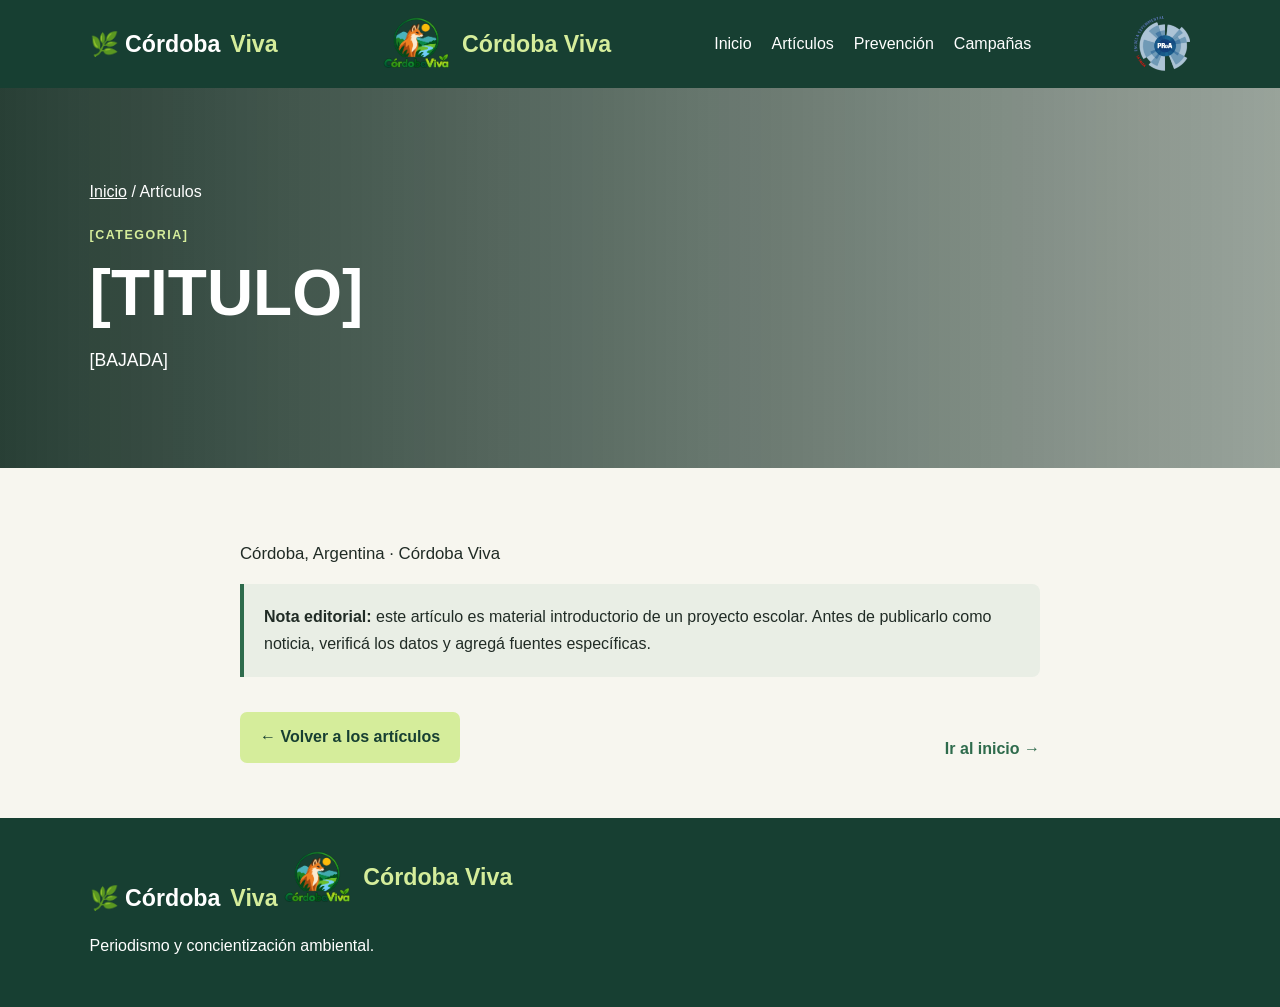
<file: Cordoba_viva/Articulos/ArticuloBase.html>
<!DOCTYPE html>
<html lang="es">
<head>
  <meta charset="UTF-8">
  <meta name="viewport" content="width=device-width, initial-scale=1">
  <meta name="description" content="[DESCRIPCION]">
  <title>[TITULO] | Córdoba Viva</title>
  <link rel="stylesheet" href="../CSS/estilos.css">
</head>
<body>
<header class="site-header">
  <a class="logo" href="../index.html">🌿 Córdoba <span>Viva</span></a>
  <a class="logo" href="../index.html"><img src="../img/LogoCordobaViva.png" alt=""><span>Córdoba Viva</span></a>
  <nav>
    <a href="../index.html">Inicio</a>
    <a href="../index.html#articulos">Artículos</a>
    <a href="../index.html#prevencion">Prevención</a>
    <a href="../index.html#campanas">Campañas</a>
  </nav>
  <a class="institution-link" href="https://www.instagram.com/proa_lafalda/" aria-label="Instagram de la Escuela Experimental ProA La Falda">
    <img src="../img/Logo-proa-sin-fondo.png" alt="Logo de la Escuela Experimental ProA La Falda">
  </a>
</header>

<main>
  <section class="article-hero">
    <p class="breadcrumb"><a href="../index.html">Inicio</a> / Artículos</p>
    <p class="eyebrow">[CATEGORIA]</p>
    <h1>[TITULO]</h1>
    <p>[BAJADA]</p>
  </section>

  <article class="article-body">
    <p class="muted">Córdoba, Argentina · Córdoba Viva</p>

    <!-- REEMPLAZAR ESTA PARTE POR EL CONTENIDO DE CADA NOTA -->

    <aside class="source-note">
      <strong>Nota editorial:</strong> este artículo es material introductorio
      de un proyecto escolar. Antes de publicarlo como noticia, verificá
      los datos y agregá fuentes específicas.
    </aside>

    <div class="article-nav">
      <a class="button" href="../index.html#articulos">← Volver a los artículos</a>
      <a class="read-more" href="../index.html">Ir al inicio →</a>
    </div>
  </article>
</main>

<footer class="site-footer">
  <a class="logo" href="../index.html">🌿 Córdoba <span>Viva</span></a>
  <a class="logo" href="../index.html"><img src="../img/LogoCordobaViva.png" alt=""><span>Córdoba Viva</span></a>
  <p>Periodismo y concientización ambiental.</p>
</footer>
</body>
</html>
</file>
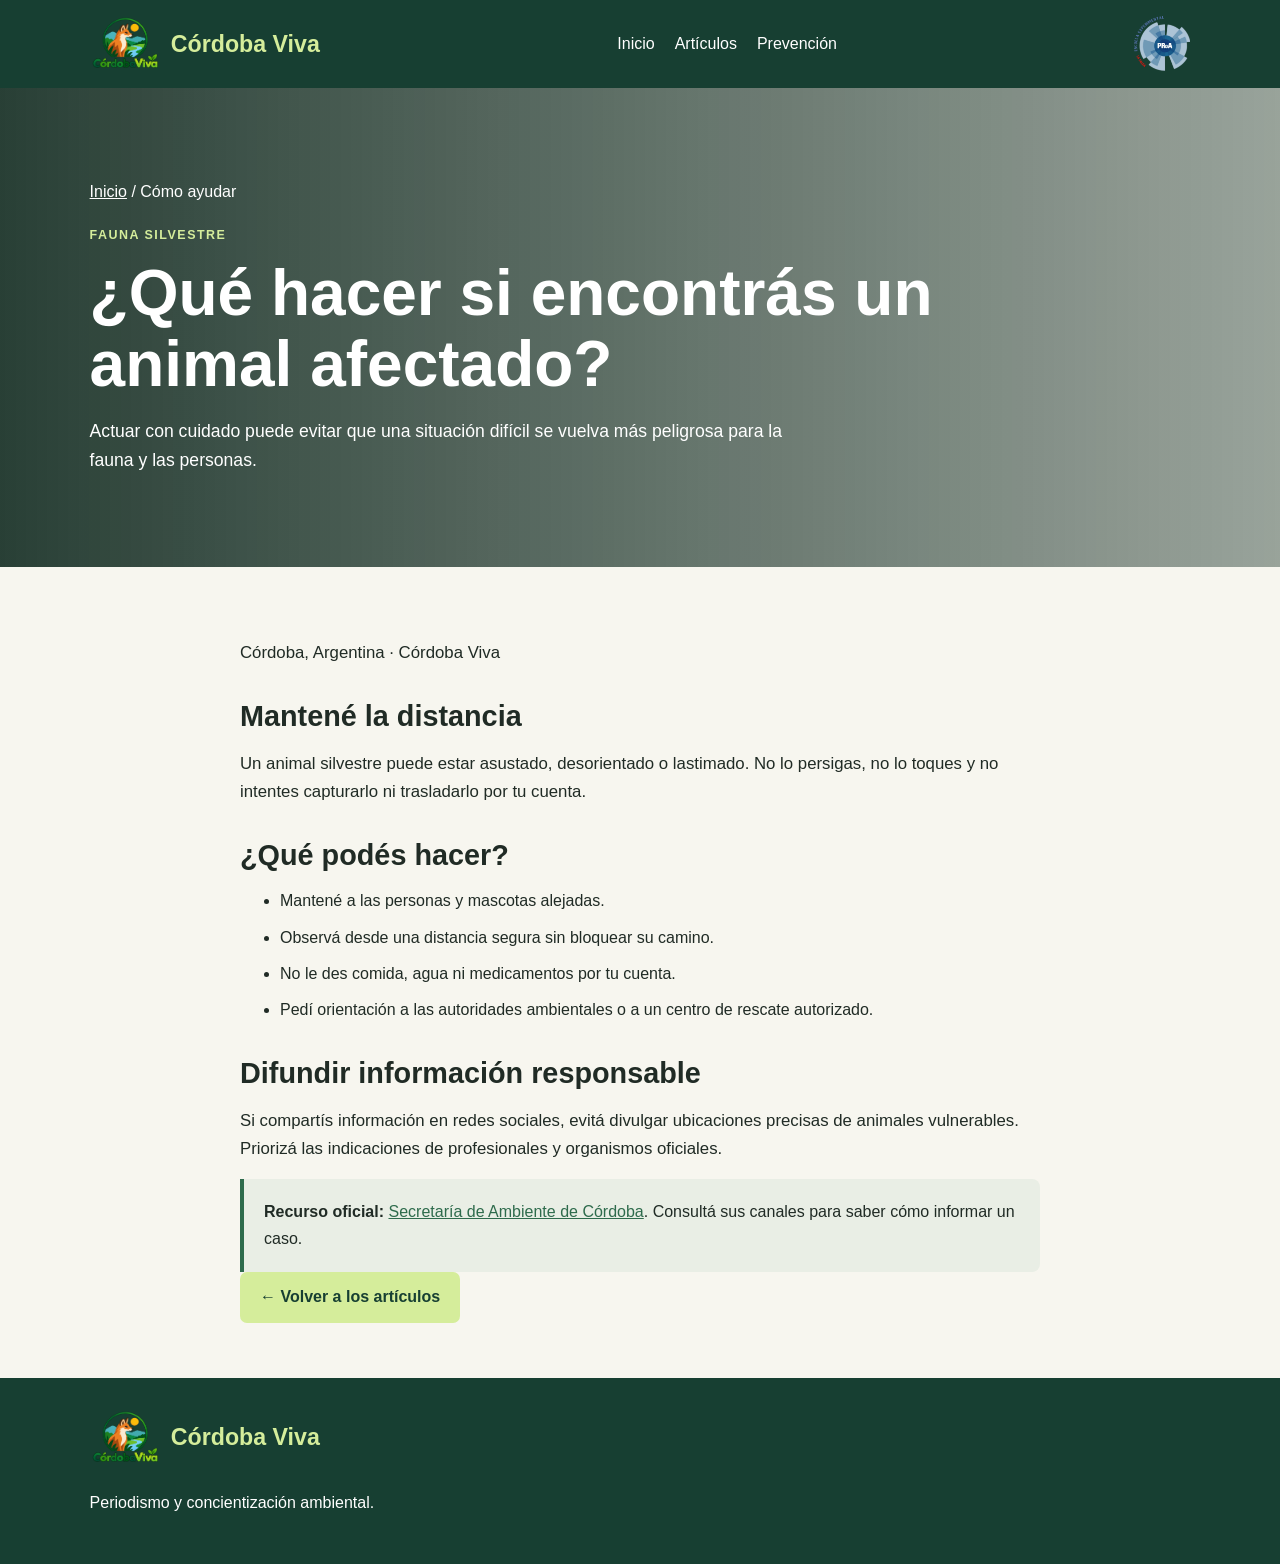
<file: Cordoba_viva/Articulos/ayudar-fauna.html>
<!DOCTYPE html>
<html lang="es">
<head>
<meta charset="UTF-8">
<meta name="viewport" content="width=device-width, initial-scale=1">
<title>Cómo ayudar a la fauna silvestre | Córdoba Viva</title>
<link rel="stylesheet" href="../CSS/estilos.css">
</head>
<body>
<header class="site-header">
  <a class="logo" href="../index.html"><img src="../img/LogoCordobaViva.png" alt=""><span>Córdoba Viva</span></a>
  <nav><a href="../index.html">Inicio</a><a href="../index.html#articulos">Artículos</a><a href="../index.html#prevencion">Prevención</a></nav>
  <a class="institution-link" href="https://www.instagram.com/proa_lafalda/" aria-label="Instagram de la Escuela Experimental ProA La Falda">
    <img src="../img/Logo-proa-sin-fondo.png" alt="Logo de la Escuela Experimental ProA La Falda">
  </a>
</header>
<main>
<section class="article-hero">
  <p class="breadcrumb"><a href="../index.html">Inicio</a> / Cómo ayudar</p>
  <p class="eyebrow">Fauna silvestre</p>
  <h1>¿Qué hacer si encontrás un animal afectado?</h1>
  <p>Actuar con cuidado puede evitar que una situación difícil se vuelva más peligrosa para la fauna y las personas.</p>
</section>
<article class="article-body">
  <p class="muted">Córdoba, Argentina · Córdoba Viva</p>
  <h2>Mantené la distancia</h2>
  <p>Un animal silvestre puede estar asustado, desorientado o lastimado. No lo persigas, no lo toques y no intentes capturarlo ni trasladarlo por tu cuenta.</p>
  <h2>¿Qué podés hacer?</h2>
  <ul>
    <li>Mantené a las personas y mascotas alejadas.</li>
    <li>Observá desde una distancia segura sin bloquear su camino.</li>
    <li>No le des comida, agua ni medicamentos por tu cuenta.</li>
    <li>Pedí orientación a las autoridades ambientales o a un centro de rescate autorizado.</li>
  </ul>
  <h2>Difundir información responsable</h2>
  <p>Si compartís información en redes sociales, evitá divulgar ubicaciones precisas de animales vulnerables. Priorizá las indicaciones de profesionales y organismos oficiales.</p>
  <aside class="source-note">
    <strong>Recurso oficial:</strong>
    <a href="https://ambiente.cba.gov.ar/" target="_blank" rel="noopener">Secretaría de Ambiente de Córdoba</a>.
    Consultá sus canales para saber cómo informar un caso.
  </aside>
  <a class="button" href="../index.html#articulos">← Volver a los artículos</a>
</article>
</main>
<footer class="site-footer"><a class="logo" href="../index.html"><img src="../img/LogoCordobaViva.png" alt=""><span>Córdoba Viva</span></a><p>Periodismo y concientización ambiental.</p></footer>
</body>
</html>
</file>
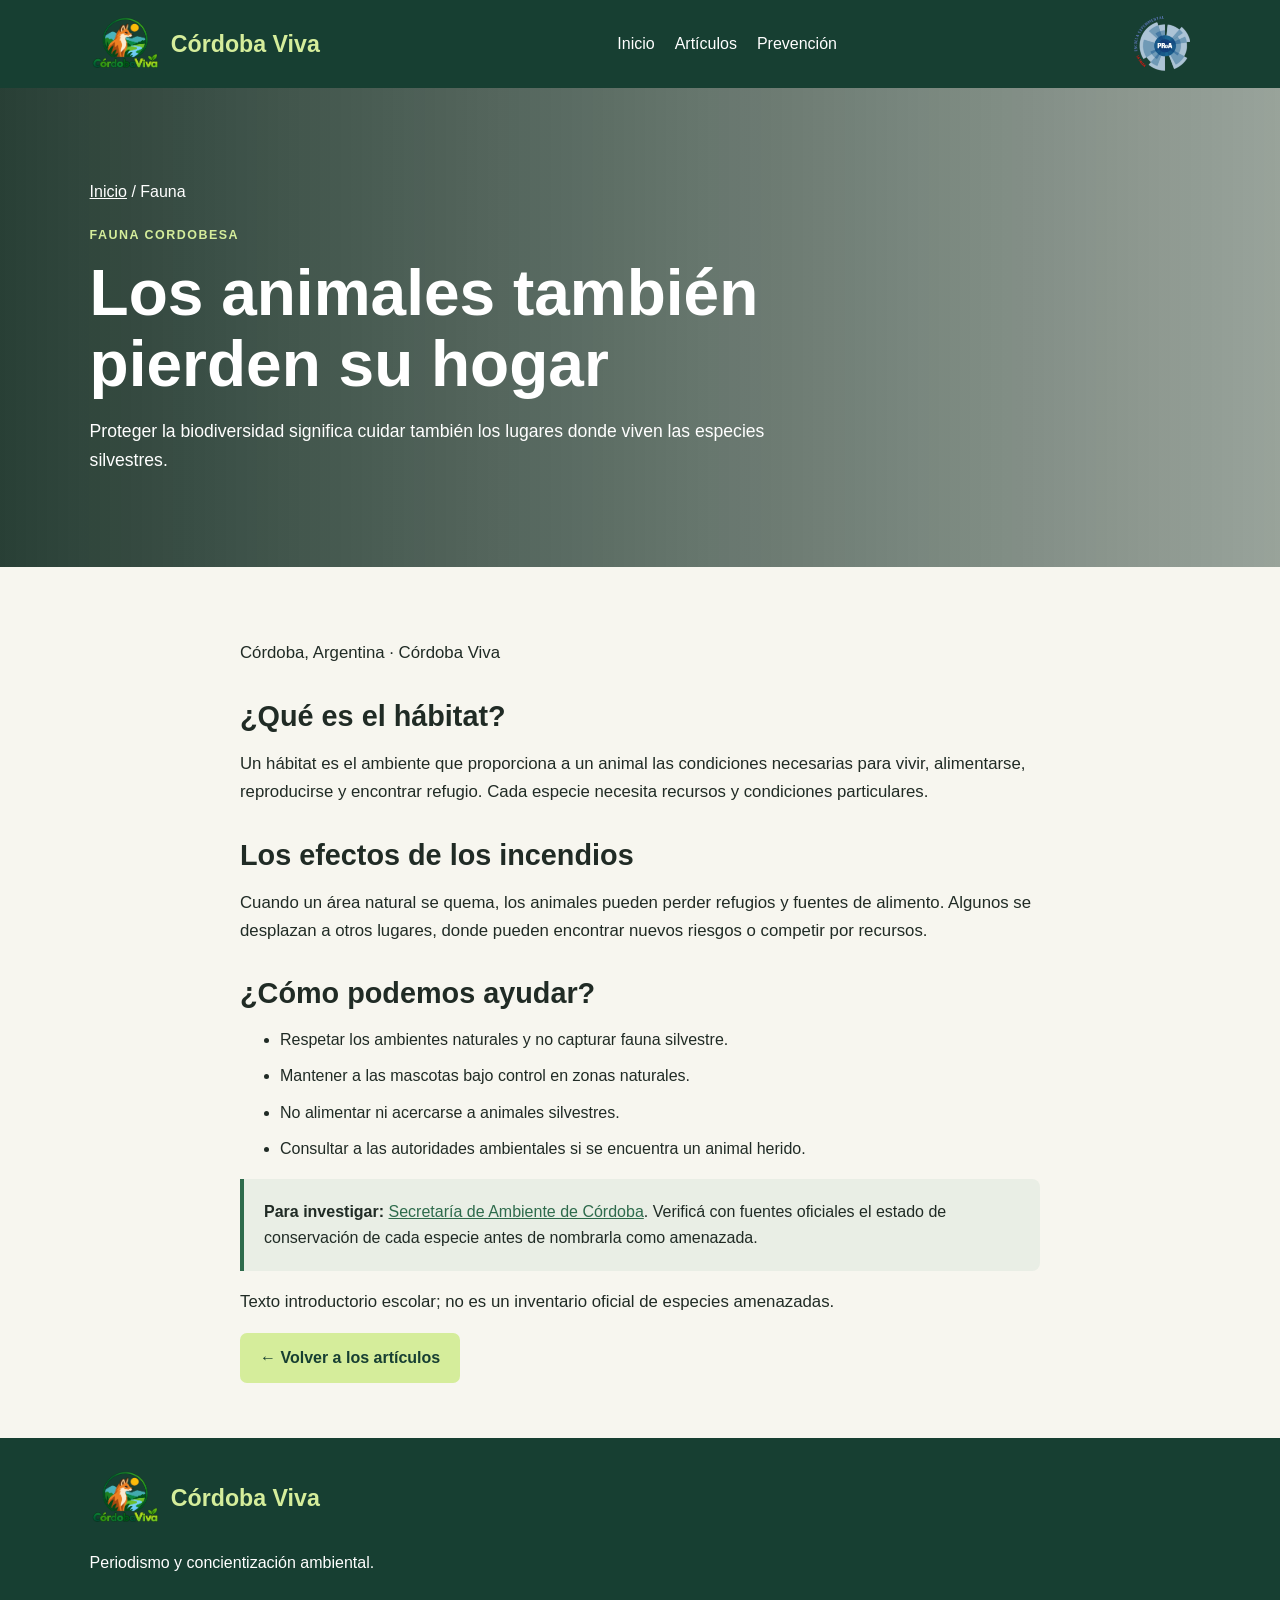
<file: Cordoba_viva/Articulos/fauna-amenazada.html>
<!DOCTYPE html>
<html lang="es">
<head>
<meta charset="UTF-8">
<meta name="viewport" content="width=device-width, initial-scale=1">
<title>Los animales también pierden su hogar | Córdoba Viva</title>
<link rel="stylesheet" href="../CSS/estilos.css">
</head>
<body>
<header class="site-header">
  <a class="logo" href="../index.html"><img src="../img/LogoCordobaViva.png" alt=""><span>Córdoba Viva</span></a>
  <nav><a href="../index.html">Inicio</a><a href="../index.html#articulos">Artículos</a><a href="../index.html#prevencion">Prevención</a></nav>
  <a class="institution-link" href="https://www.instagram.com/proa_lafalda/" aria-label="Instagram de la Escuela Experimental ProA La Falda">
    <img src="../img/Logo-proa-sin-fondo.png" alt="Logo de la Escuela Experimental ProA La Falda">
  </a>
</header>
<main>
<section class="article-hero">
  <p class="breadcrumb"><a href="../index.html">Inicio</a> / Fauna</p>
  <p class="eyebrow">Fauna cordobesa</p>
  <h1>Los animales también pierden su hogar</h1>
  <p>Proteger la biodiversidad significa cuidar también los lugares donde viven las especies silvestres.</p>
</section>
<article class="article-body">
  <p class="muted">Córdoba, Argentina · Córdoba Viva</p>
  <h2>¿Qué es el hábitat?</h2>
  <p>Un hábitat es el ambiente que proporciona a un animal las condiciones necesarias para vivir, alimentarse, reproducirse y encontrar refugio. Cada especie necesita recursos y condiciones particulares.</p>
  <h2>Los efectos de los incendios</h2>
  <p>Cuando un área natural se quema, los animales pueden perder refugios y fuentes de alimento. Algunos se desplazan a otros lugares, donde pueden encontrar nuevos riesgos o competir por recursos.</p>
  <h2>¿Cómo podemos ayudar?</h2>
  <ul>
    <li>Respetar los ambientes naturales y no capturar fauna silvestre.</li>
    <li>Mantener a las mascotas bajo control en zonas naturales.</li>
    <li>No alimentar ni acercarse a animales silvestres.</li>
    <li>Consultar a las autoridades ambientales si se encuentra un animal herido.</li>
  </ul>
  <aside class="source-note">
    <strong>Para investigar:</strong>
    <a href="https://ambiente.cba.gov.ar/" target="_blank" rel="noopener">Secretaría de Ambiente de Córdoba</a>.
    Verificá con fuentes oficiales el estado de conservación de cada especie antes de nombrarla como amenazada.
  </aside>
  <p class="muted">Texto introductorio escolar; no es un inventario oficial de especies amenazadas.</p>
  <a class="button" href="../index.html#articulos">← Volver a los artículos</a>
</article>
</main>
<footer class="site-footer"><a class="logo" href="../index.html"><img src="../img/LogoCordobaViva.png" alt=""><span>Córdoba Viva</span></a><p>Periodismo y concientización ambiental.</p></footer>
</body>
</html>
</file>
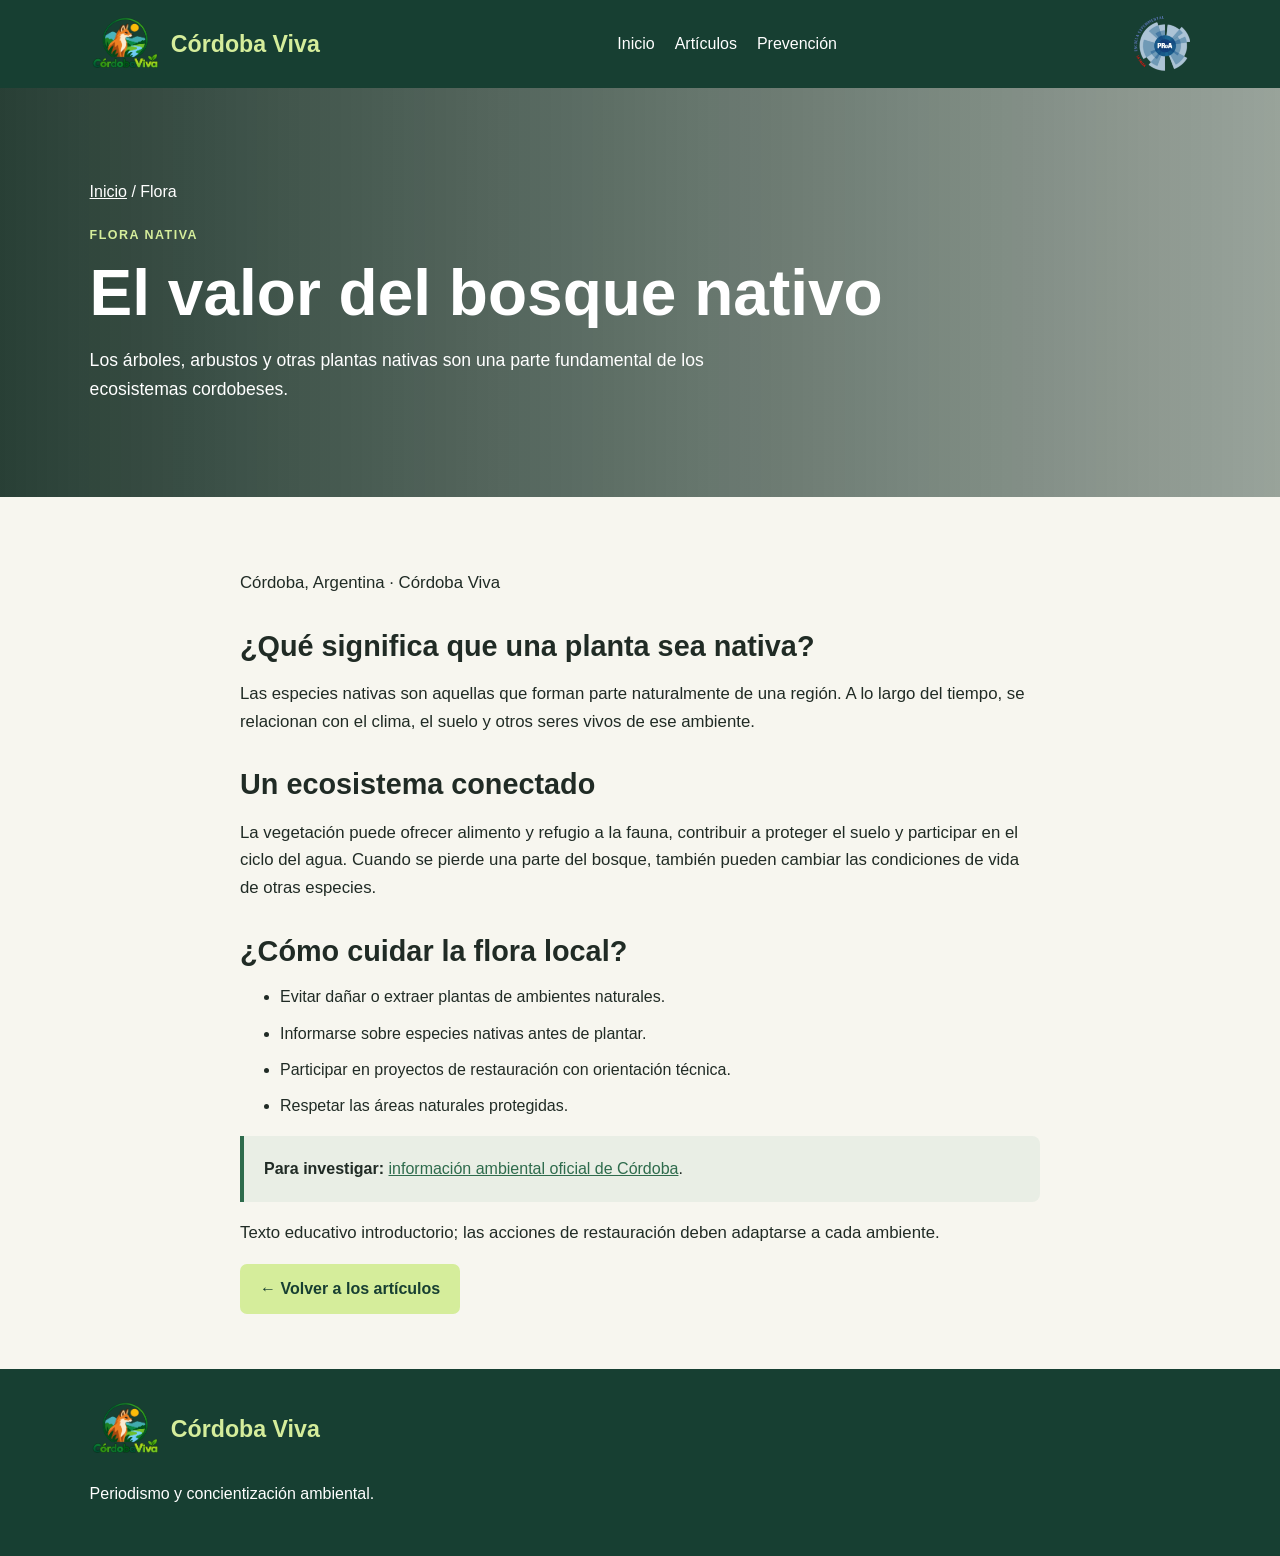
<file: Cordoba_viva/Articulos/flora-nativa.html>
<!DOCTYPE html>
<html lang="es">
<head>
<meta charset="UTF-8">
<meta name="viewport" content="width=device-width, initial-scale=1">
<title>El valor del bosque nativo | Córdoba Viva</title>
<link rel="stylesheet" href="../CSS/estilos.css">
</head>
<body>
<header class="site-header">
  <a class="logo" href="../index.html"><img src="../img/LogoCordobaViva.png" alt=""><span>Córdoba Viva</span></a>
  <nav><a href="../index.html">Inicio</a><a href="../index.html#articulos">Artículos</a><a href="../index.html#prevencion">Prevención</a></nav>
  <a class="institution-link" href="https://www.instagram.com/proa_lafalda/" aria-label="Instagram de la Escuela Experimental ProA La Falda">
    <img src="../img/Logo-proa-sin-fondo.png" alt="Logo de la Escuela Experimental ProA La Falda">
  </a>
</header>
<main>
<section class="article-hero">
  <p class="breadcrumb"><a href="../index.html">Inicio</a> / Flora</p>
  <p class="eyebrow">Flora nativa</p>
  <h1>El valor del bosque nativo</h1>
  <p>Los árboles, arbustos y otras plantas nativas son una parte fundamental de los ecosistemas cordobeses.</p>
</section>
<article class="article-body">
  <p class="muted">Córdoba, Argentina · Córdoba Viva</p>
  <h2>¿Qué significa que una planta sea nativa?</h2>
  <p>Las especies nativas son aquellas que forman parte naturalmente de una región. A lo largo del tiempo, se relacionan con el clima, el suelo y otros seres vivos de ese ambiente.</p>
  <h2>Un ecosistema conectado</h2>
  <p>La vegetación puede ofrecer alimento y refugio a la fauna, contribuir a proteger el suelo y participar en el ciclo del agua. Cuando se pierde una parte del bosque, también pueden cambiar las condiciones de vida de otras especies.</p>
  <h2>¿Cómo cuidar la flora local?</h2>
  <ul>
    <li>Evitar dañar o extraer plantas de ambientes naturales.</li>
    <li>Informarse sobre especies nativas antes de plantar.</li>
    <li>Participar en proyectos de restauración con orientación técnica.</li>
    <li>Respetar las áreas naturales protegidas.</li>
  </ul>
  <aside class="source-note">
    <strong>Para investigar:</strong>
    <a href="https://ambiente.cba.gov.ar/" target="_blank" rel="noopener">información ambiental oficial de Córdoba</a>.
  </aside>
  <p class="muted">Texto educativo introductorio; las acciones de restauración deben adaptarse a cada ambiente.</p>
  <a class="button" href="../index.html#articulos">← Volver a los artículos</a>
</article>
</main>
<footer class="site-footer"><a class="logo" href="../index.html"><img src="../img/LogoCordobaViva.png" alt=""><span>Córdoba Viva</span></a><p>Periodismo y concientización ambiental.</p></footer>
</body>
</html>
</file>
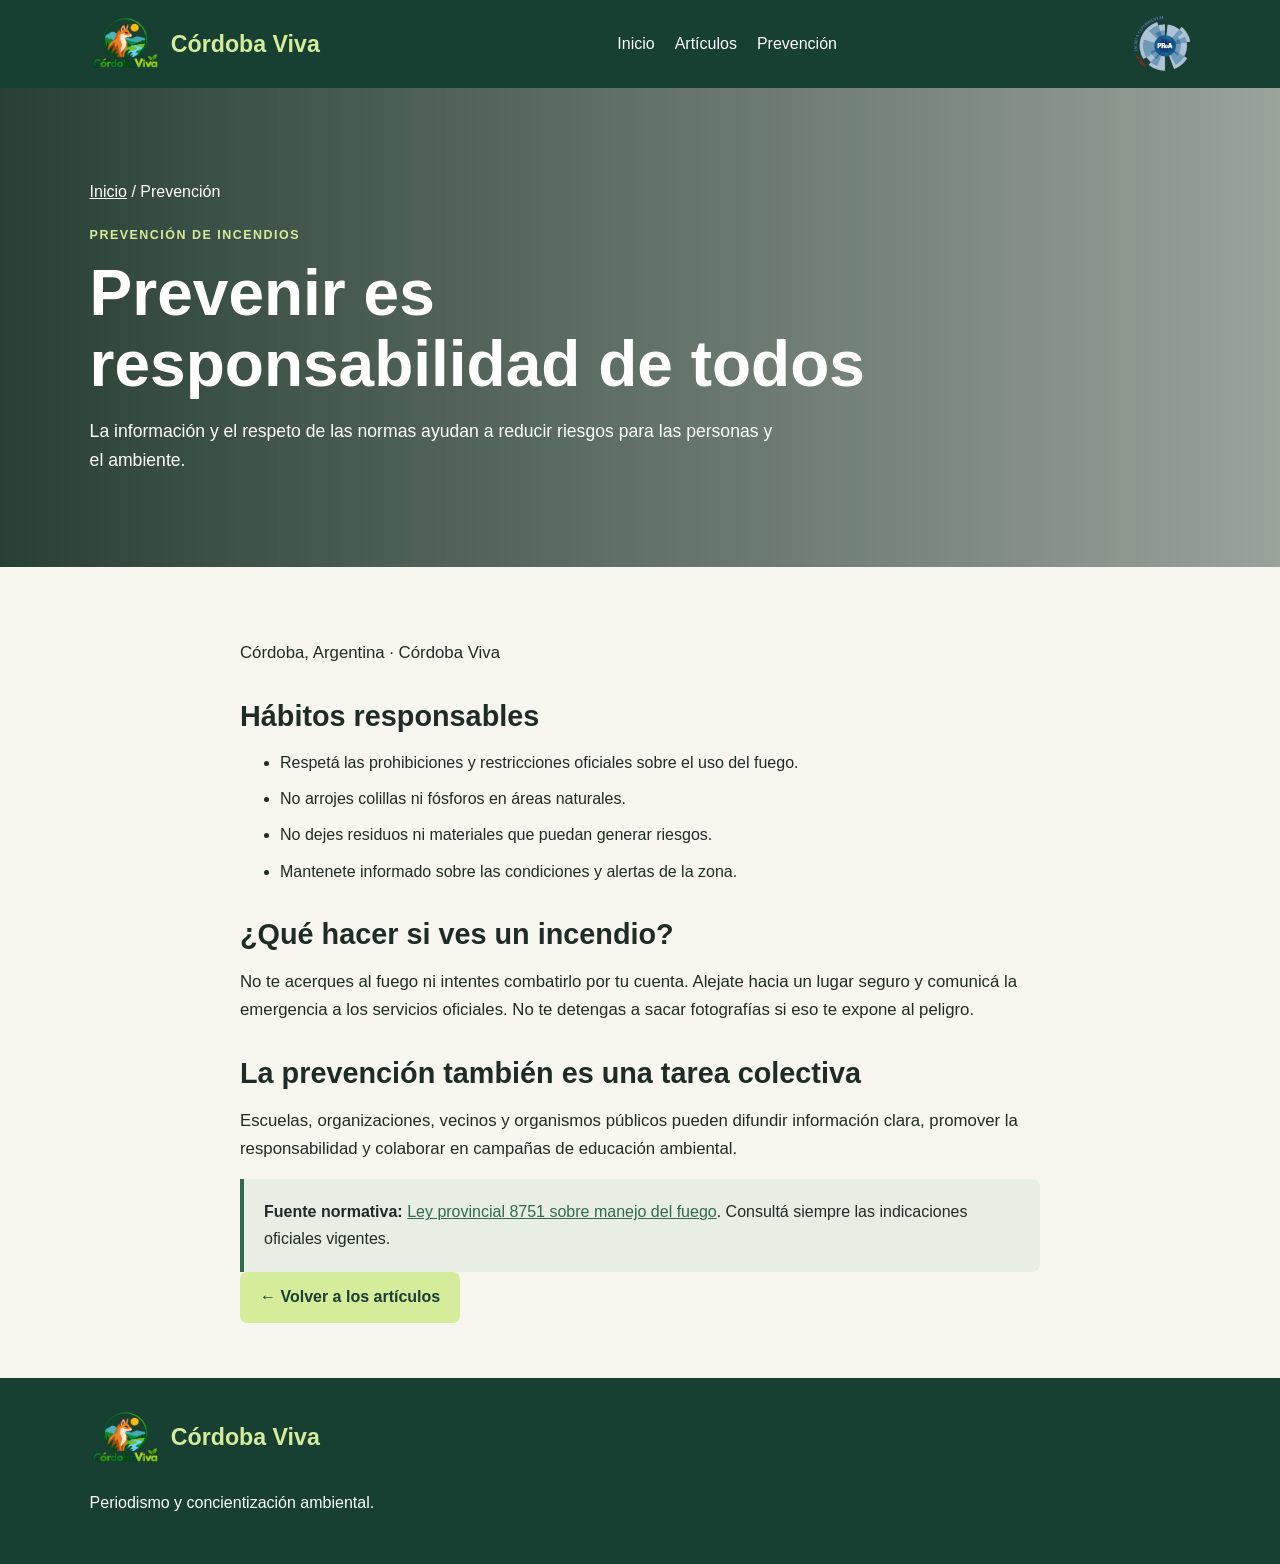
<file: Cordoba_viva/Articulos/prevencion.html>
<!DOCTYPE html>
<html lang="es">
<head>
<meta charset="UTF-8">
<meta name="viewport" content="width=device-width, initial-scale=1">
<title>Prevenir es responsabilidad de todos | Córdoba Viva</title>
<link rel="stylesheet" href="../CSS/estilos.css">
</head>
<body>
<header class="site-header">
  <a class="logo" href="../index.html"><img src="../img/LogoCordobaViva.png" alt=""><span>Córdoba Viva</span></a>
  <nav><a href="../index.html">Inicio</a><a href="../index.html#articulos">Artículos</a><a href="../index.html#prevencion">Prevención</a></nav>
  <a class="institution-link" href="https://www.instagram.com/proa_lafalda/" aria-label="Instagram de la Escuela Experimental ProA La Falda">
    <img src="../img/Logo-proa-sin-fondo.png" alt="Logo de la Escuela Experimental ProA La Falda">
  </a>
</header>
<main>
<section class="article-hero">
  <p class="breadcrumb"><a href="../index.html">Inicio</a> / Prevención</p>
  <p class="eyebrow">Prevención de incendios</p>
  <h1>Prevenir es responsabilidad de todos</h1>
  <p>La información y el respeto de las normas ayudan a reducir riesgos para las personas y el ambiente.</p>
</section>
<article class="article-body">
  <p class="muted">Córdoba, Argentina · Córdoba Viva</p>
  <h2>Hábitos responsables</h2>
  <ul>
    <li>Respetá las prohibiciones y restricciones oficiales sobre el uso del fuego.</li>
    <li>No arrojes colillas ni fósforos en áreas naturales.</li>
    <li>No dejes residuos ni materiales que puedan generar riesgos.</li>
    <li>Mantenete informado sobre las condiciones y alertas de la zona.</li>
  </ul>
  <h2>¿Qué hacer si ves un incendio?</h2>
  <p>No te acerques al fuego ni intentes combatirlo por tu cuenta. Alejate hacia un lugar seguro y comunicá la emergencia a los servicios oficiales. No te detengas a sacar fotografías si eso te expone al peligro.</p>
  <h2>La prevención también es una tarea colectiva</h2>
  <p>Escuelas, organizaciones, vecinos y organismos públicos pueden difundir información clara, promover la responsabilidad y colaborar en campañas de educación ambiental.</p>
  <aside class="source-note">
    <strong>Fuente normativa:</strong>
    <a href="https://www.argentina.gob.ar/normativa/provincial/ley-8751-123456789-0abc-defg-157-8000ovorpyel/actualizacion" target="_blank" rel="noopener">Ley provincial 8751 sobre manejo del fuego</a>.
    Consultá siempre las indicaciones oficiales vigentes.
  </aside>
  <a class="button" href="../index.html#articulos">← Volver a los artículos</a>
</article>
</main>
<footer class="site-footer"><a class="logo" href="../index.html"><img src="../img/LogoCordobaViva.png" alt=""><span>Córdoba Viva</span></a><p>Periodismo y concientización ambiental.</p></footer>
</body>
</html>
</file>
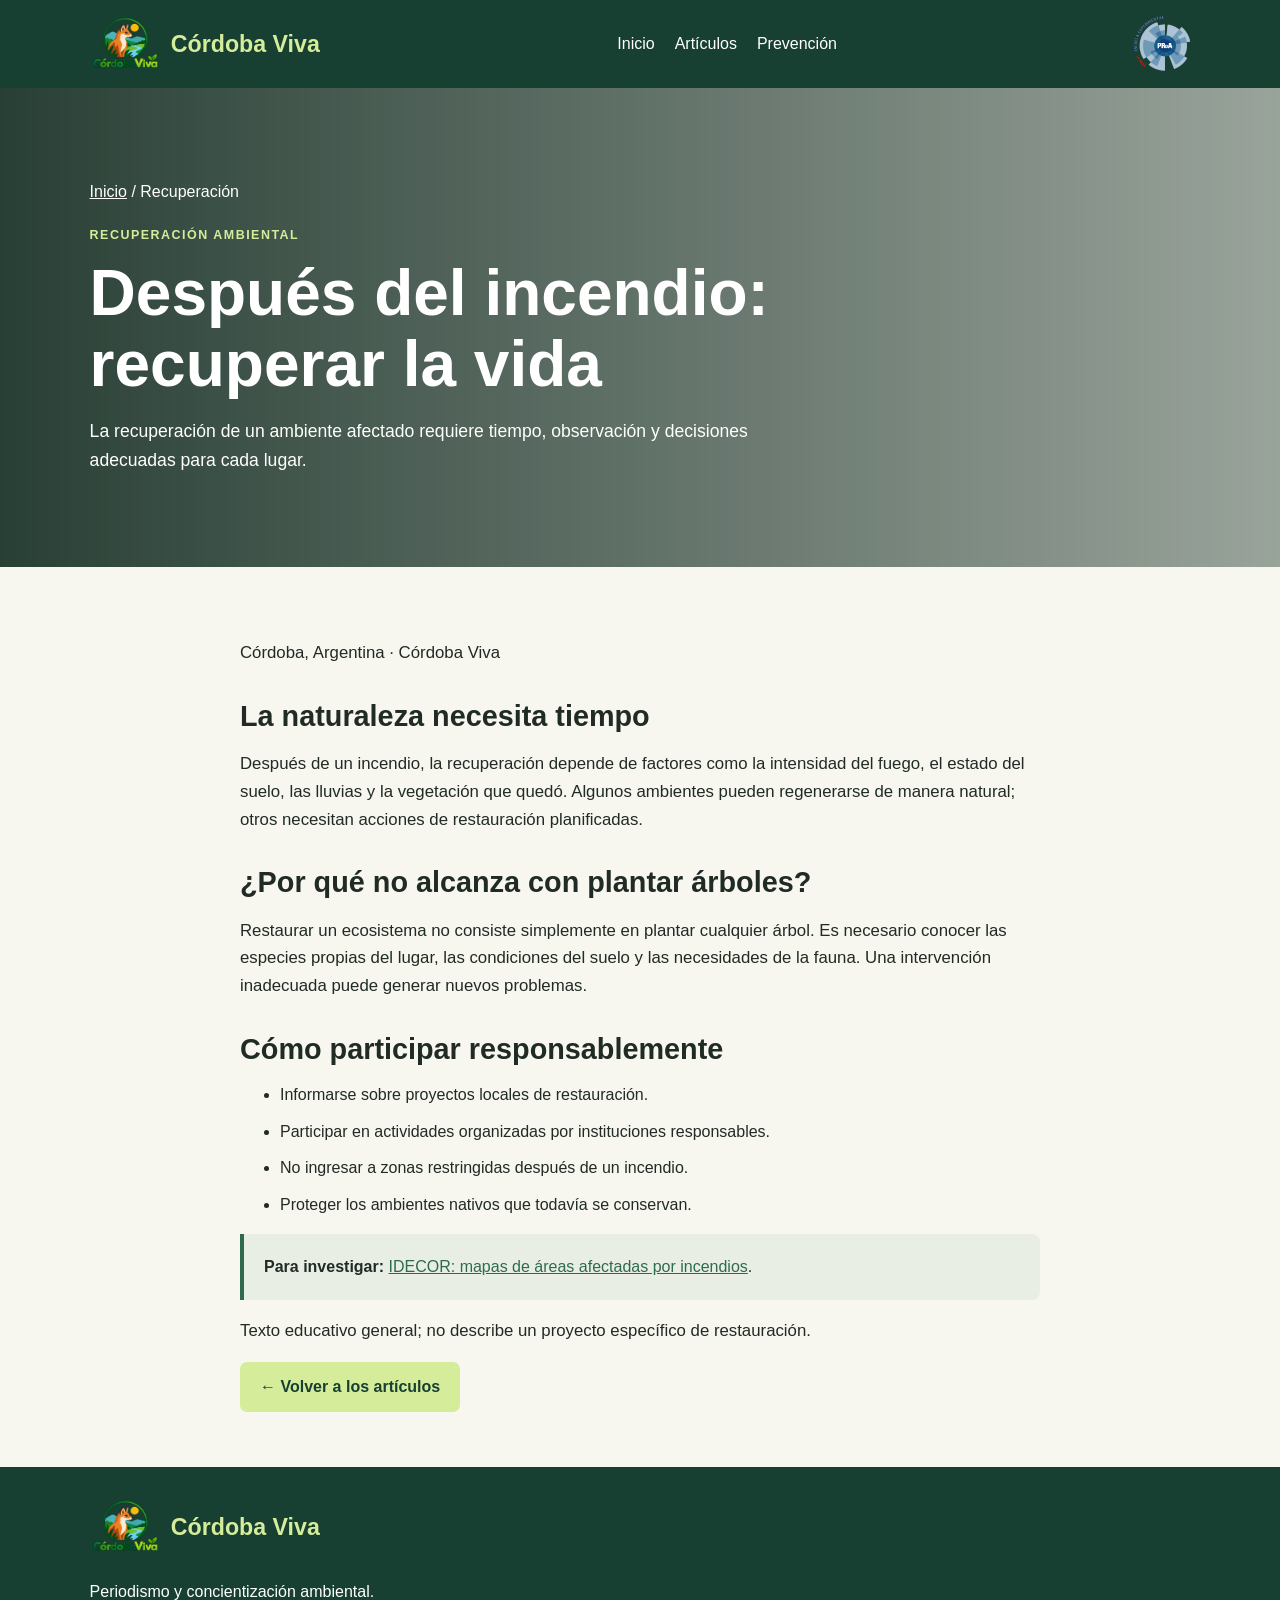
<file: Cordoba_viva/Articulos/recuperacion.html>
<!DOCTYPE html>
<html lang="es">
<head>
<meta charset="UTF-8">
<meta name="viewport" content="width=device-width, initial-scale=1">
<title>Después del incendio: recuperar la vida | Córdoba Viva</title>
<link rel="stylesheet" href="../CSS/estilos.css">
</head>
<body>
<header class="site-header">
  <a class="logo" href="../index.html"><img src="../img/LogoCordobaViva.png" alt=""><span>Córdoba Viva</span></a>
  <nav><a href="../index.html">Inicio</a><a href="../index.html#articulos">Artículos</a><a href="../index.html#prevencion">Prevención</a></nav>
  <a class="institution-link" href="https://www.instagram.com/proa_lafalda/" aria-label="Instagram de la Escuela Experimental ProA La Falda">
    <img src="../img/Logo-proa-sin-fondo.png" alt="Logo de la Escuela Experimental ProA La Falda">
  </a>
</header>
<main>
<section class="article-hero">
  <p class="breadcrumb"><a href="../index.html">Inicio</a> / Recuperación</p>
  <p class="eyebrow">Recuperación ambiental</p>
  <h1>Después del incendio: recuperar la vida</h1>
  <p>La recuperación de un ambiente afectado requiere tiempo, observación y decisiones adecuadas para cada lugar.</p>
</section>
<article class="article-body">
  <p class="muted">Córdoba, Argentina · Córdoba Viva</p>
  <h2>La naturaleza necesita tiempo</h2>
  <p>Después de un incendio, la recuperación depende de factores como la intensidad del fuego, el estado del suelo, las lluvias y la vegetación que quedó. Algunos ambientes pueden regenerarse de manera natural; otros necesitan acciones de restauración planificadas.</p>
  <h2>¿Por qué no alcanza con plantar árboles?</h2>
  <p>Restaurar un ecosistema no consiste simplemente en plantar cualquier árbol. Es necesario conocer las especies propias del lugar, las condiciones del suelo y las necesidades de la fauna. Una intervención inadecuada puede generar nuevos problemas.</p>
  <h2>Cómo participar responsablemente</h2>
  <ul>
    <li>Informarse sobre proyectos locales de restauración.</li>
    <li>Participar en actividades organizadas por instituciones responsables.</li>
    <li>No ingresar a zonas restringidas después de un incendio.</li>
    <li>Proteger los ambientes nativos que todavía se conservan.</li>
  </ul>
  <aside class="source-note">
    <strong>Para investigar:</strong>
    <a href="https://www.idecor.gob.ar/mapas-de-areas-quemadas/" target="_blank" rel="noopener">IDECOR: mapas de áreas afectadas por incendios</a>.
  </aside>
  <p class="muted">Texto educativo general; no describe un proyecto específico de restauración.</p>
  <a class="button" href="../index.html#articulos">← Volver a los artículos</a>
</article>
</main>
<footer class="site-footer"><a class="logo" href="../index.html"><img src="../img/LogoCordobaViva.png" alt=""><span>Córdoba Viva</span></a><p>Periodismo y concientización ambiental.</p></footer>
</body>
</html>
</file>
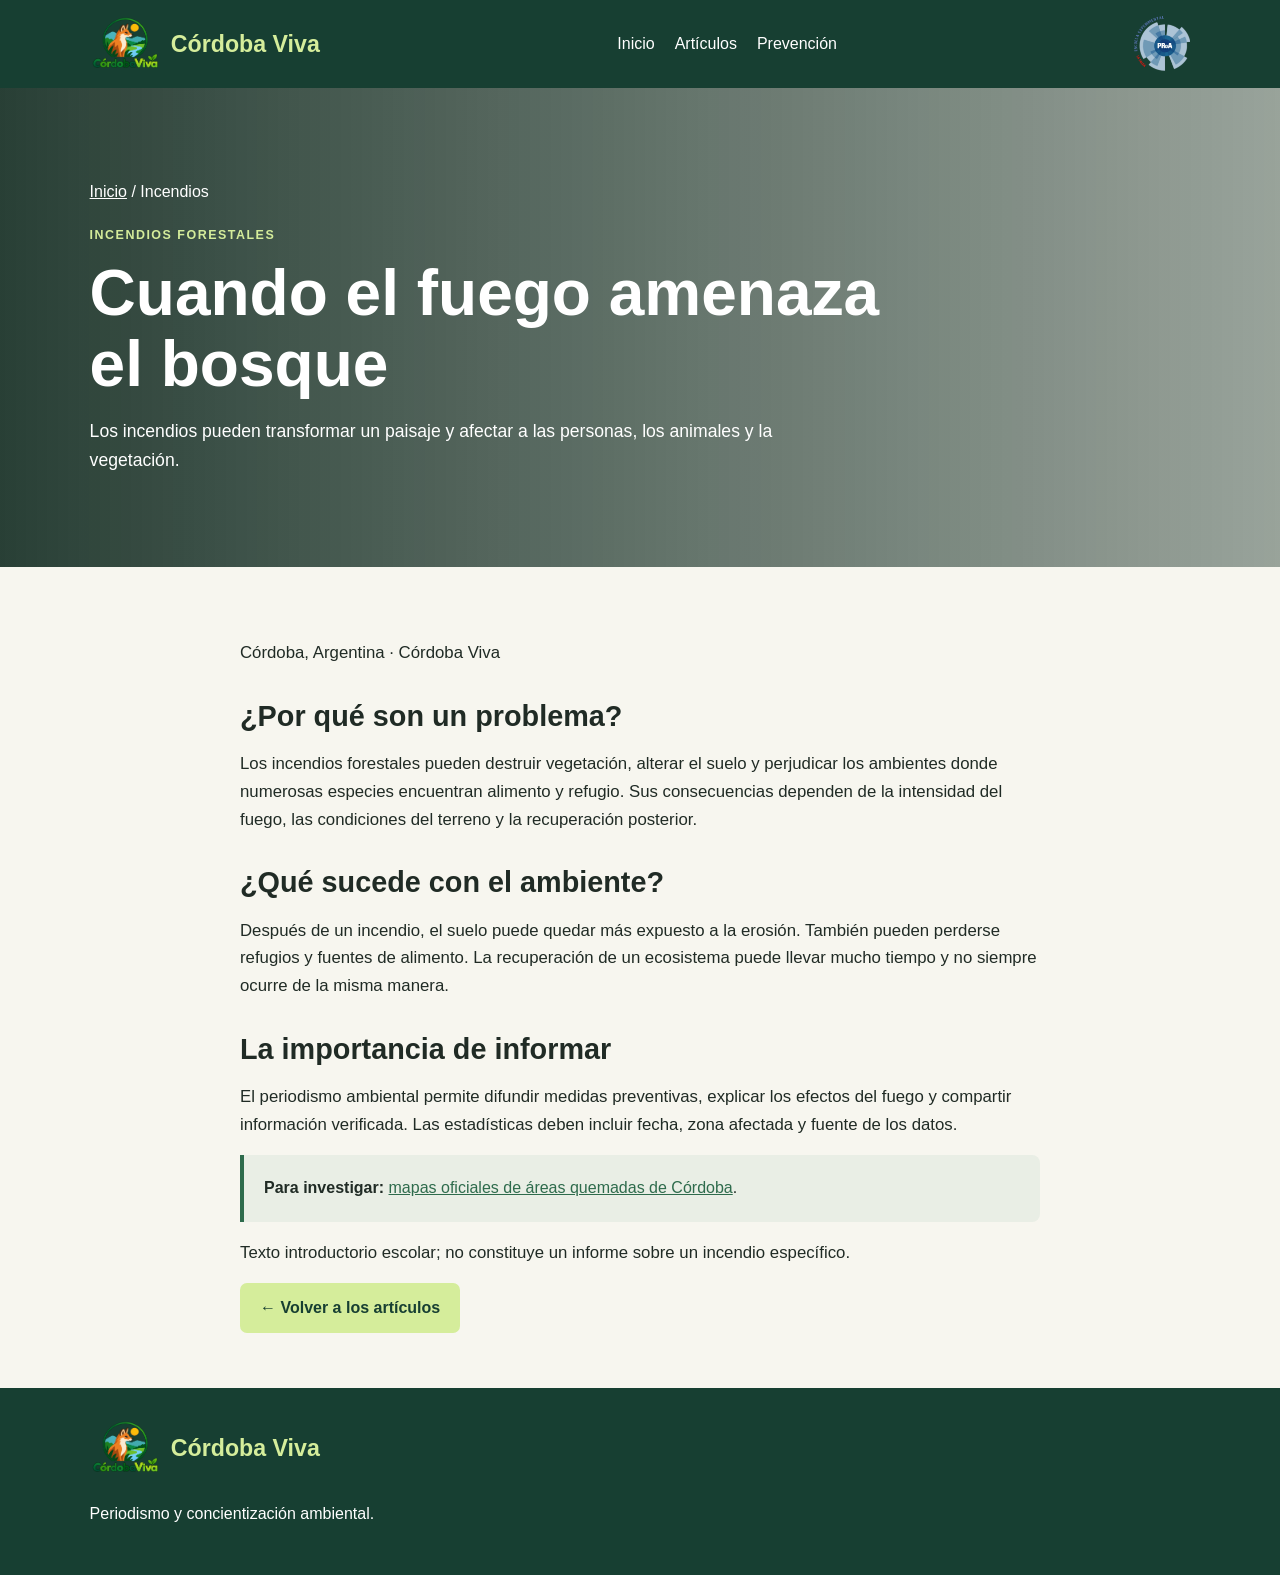
<file: Cordoba_viva/Articulos/riesgo-incendios.html>
<!DOCTYPE html>
<html lang="es">
<head>
<meta charset="UTF-8">
<meta name="viewport" content="width=device-width, initial-scale=1">
<title>Cuando el fuego amenaza el bosque | Córdoba Viva</title>
<link rel="stylesheet" href="../CSS/estilos.css">
</head>
<body>
<header class="site-header">
  <a class="logo" href="../index.html"><img src="../img/LogoCordobaViva.png" alt=""><span>Córdoba Viva</span></a>
  <nav><a href="../index.html">Inicio</a><a href="../index.html#articulos">Artículos</a><a href="../index.html#prevencion">Prevención</a></nav>
  <a class="institution-link" href="https://www.instagram.com/proa_lafalda/" aria-label="Instagram de la Escuela Experimental ProA La Falda">
    <img src="../img/Logo-proa-sin-fondo.png" alt="Logo de la Escuela Experimental ProA La Falda">
  </a>
</header>
<main>
<section class="article-hero">
  <p class="breadcrumb"><a href="../index.html">Inicio</a> / Incendios</p>
  <p class="eyebrow">Incendios forestales</p>
  <h1>Cuando el fuego amenaza el bosque</h1>
  <p>Los incendios pueden transformar un paisaje y afectar a las personas, los animales y la vegetación.</p>
</section>
<article class="article-body">
  <p class="muted">Córdoba, Argentina · Córdoba Viva</p>
  <h2>¿Por qué son un problema?</h2>
  <p>Los incendios forestales pueden destruir vegetación, alterar el suelo y perjudicar los ambientes donde numerosas especies encuentran alimento y refugio. Sus consecuencias dependen de la intensidad del fuego, las condiciones del terreno y la recuperación posterior.</p>
  <h2>¿Qué sucede con el ambiente?</h2>
  <p>Después de un incendio, el suelo puede quedar más expuesto a la erosión. También pueden perderse refugios y fuentes de alimento. La recuperación de un ecosistema puede llevar mucho tiempo y no siempre ocurre de la misma manera.</p>
  <h2>La importancia de informar</h2>
  <p>El periodismo ambiental permite difundir medidas preventivas, explicar los efectos del fuego y compartir información verificada. Las estadísticas deben incluir fecha, zona afectada y fuente de los datos.</p>
  <aside class="source-note">
    <strong>Para investigar:</strong>
    <a href="https://www.idecor.gob.ar/mapas-de-areas-quemadas/" target="_blank" rel="noopener">mapas oficiales de áreas quemadas de Córdoba</a>.
  </aside>
  <p class="muted">Texto introductorio escolar; no constituye un informe sobre un incendio específico.</p>
  <a class="button" href="../index.html#articulos">← Volver a los artículos</a>
</article>
</main>
<footer class="site-footer"><a class="logo" href="../index.html"><img src="../img/LogoCordobaViva.png" alt=""><span>Córdoba Viva</span></a><p>Periodismo y concientización ambiental.</p></footer>
</body>
</html>
</file>
<file: Cordoba_viva/CSS/estilos.css>
:root {
  --forest: #173f32;
  --green: #2e6b4c;
  --lime: #d5ed9b;
  --cream: #f7f6ef;
  --ink: #202b25;
  --muted: #66736b;
  --white: #ffffff;
}

* {
  box-sizing: border-box;
}

html {
  scroll-behavior: smooth;
}

body {
  margin: 0;
  color: var(--ink);
  background: var(--cream);
  font-family: Arial, Helvetica, sans-serif;
  line-height: 1.65;
}

a {
  color: var(--green);
}

.site-header {
  background: var(--forest);
  color: white;
  padding: 16px 7%;
  display: flex;
  justify-content: space-between;
  align-items: center;
  gap: 20px;
  flex-wrap: wrap;
}

.logo {
  display: inline-flex;
  align-items: center;
  gap: 10px;
  color: white;
  text-decoration: none;
  font-size: 1.45rem;
  font-weight: 900;
}

.logo img {
  display: block;
  width: auto;
  max-width: 220px;
  height: 56px;
  object-fit: contain;
}

.logo span {
  color: var(--lime);
}

.site-header nav {
  display: flex;
  gap: 20px;
  flex-wrap: wrap;
}

.site-header nav a {
  color: white;
  text-decoration: none;
}

.site-header nav a:hover {
  color: var(--lime);
}

.institution-link {
  display: block;
  flex: 0 0 auto;
  width: 56px;
  height: 56px;
}

.institution-link img {
  display: block;
  width: 100%;
  height: 100%;
  object-fit: contain;
}

.hero {
  min-height: 490px;
  padding: 90px 7%;
  display: flex;
  align-items: center;
  color: white;
  background:
    linear-gradient(90deg, rgba(12, 38, 28, .9), rgba(12, 38, 28, .25)),
    url("https://images.unsplash.com/photo-1441974231531-c6227db76b6e?auto=format&fit=crop&w=1800&q=85")
    center / cover;
}

.hero-content {
  max-width: 720px;
}

.hero h1 {
  margin: 12px 0;
  font-size: clamp(2.6rem, 6vw, 4.8rem);
  line-height: 1.08;
}

.hero p:not(.eyebrow) {
  font-size: 1.15rem;
}

.eyebrow,
.category {
  color: var(--green);
  font-size: .78rem;
  font-weight: 800;
  text-transform: uppercase;
  letter-spacing: 1.5px;
}

.hero .eyebrow,
.article-hero .eyebrow {
  color: var(--lime);
}

.button {
  display: inline-block;
  padding: 12px 20px;
  border: 0;
  border-radius: 7px;
  background: var(--lime);
  color: var(--forest);
  font-weight: 800;
  text-decoration: none;
  cursor: pointer;
}

.button:hover {
  filter: brightness(.94);
}

.section {
  padding: 65px 7%;
}

.section h2,
.article-body h2 {
  margin: 0 0 12px;
  font-size: clamp(1.8rem, 4vw, 2.7rem);
  line-height: 1.2;
}

.intro {
  color: var(--muted);
  max-width: 680px;
}

.search-row {
  margin: 25px 0 14px;
}

.search-row input {
  width: 100%;
  max-width: 540px;
  padding: 13px 15px;
  border: 1px solid #ccd5ca;
  border-radius: 8px;
  background: white;
  font: inherit;
}

.filters {
  display: flex;
  gap: 8px;
  flex-wrap: wrap;
  margin-bottom: 25px;
}

.filter {
  padding: 8px 15px;
  border: 1px solid #d7ded4;
  border-radius: 25px;
  background: white;
  font: inherit;
  cursor: pointer;
}

.filter.active,
.filter:hover {
  background: var(--forest);
  color: white;
}

.article-grid {
  display: grid;
  grid-template-columns: repeat(3, minmax(0, 1fr));
  gap: 22px;
}

.article-card {
  overflow: hidden;
  display: flex;
  flex-direction: column;
  border: 1px solid #e4e6df;
  border-radius: 12px;
  background: white;
}

.article-card[hidden] {
  display: none;
}

.article-card img {
  width: 100%;
  height: 205px;
  object-fit: cover;
}

.card-content {
  display: flex;
  flex: 1;
  flex-direction: column;
  align-items: flex-start;
  padding: 20px;
}

.category {
  margin: 0;
}

.card-content h3 {
  margin: 8px 0;
  font-size: 1.3rem;
  line-height: 1.35;
}

.card-content > p:not(.category) {
  margin-top: 0;
  color: var(--muted);
}

.read-more {
  margin-top: auto;
  padding-top: 12px;
  font-weight: 800;
  text-decoration: none;
}

.read-more:hover {
  text-decoration: underline;
}

.soft-section,
.sources {
  background: #e9eee5;
}

.split {
  display: grid;
  grid-template-columns: 1fr 1fr;
  align-items: center;
  gap: 35px;
}

.feature-image {
  width: 100%;
  min-height: 300px;
  max-height: 430px;
  object-fit: cover;
  border-radius: 12px;
}

.tips li {
  margin: 10px 0;
}

.campaign {
  display: flex;
  justify-content: space-between;
  align-items: center;
  gap: 25px;
  flex-wrap: wrap;
  padding: 30px;
  border: 2px dashed #8ba68a;
  border-radius: 12px;
  background: #e8eedf;
}

.campaign > div {
  max-width: 650px;
}

.campaign h2 {
  font-size: 1.8rem;
}

.sources li {
  margin: 8px 0;
}

.notice {
  color: var(--muted);
}

.site-footer {
  padding: 32px 7%;
  background: var(--forest);
  color: white;
}

.site-footer small {
  display: block;
  max-width: 850px;
  color: #e0e8df;
}

.article-hero {
  padding: 75px 7%;
  color: white;
  background:
    linear-gradient(90deg, rgba(12, 38, 28, .88), rgba(12, 38, 28, .4)),
    url("https://images.unsplash.com/photo-1441974231531-c6227db76b6e?auto=format&fit=crop&w=1600&q=85")
    center / cover;
}

.article-hero h1 {
  max-width: 850px;
  margin: 10px 0;
  font-size: clamp(2.4rem, 5vw, 4rem);
  line-height: 1.1;
}

.article-hero p:last-child {
  max-width: 700px;
  font-size: 1.1rem;
}

.breadcrumb {
  margin-bottom: 20px;
}

.breadcrumb a {
  color: white;
}

.article-body {
  max-width: 850px;
  margin: 0 auto;
  padding: 55px 25px;
}

.article-body h2 {
  margin-top: 32px;
  font-size: 1.8rem;
}

.article-body p {
  font-size: 1.05rem;
}

.article-body li {
  margin: 10px 0;
}

.source-note {
  padding: 20px;
  border-left: 4px solid var(--green);
  background: #e9eee5;
  border-radius: 0 8px 8px 0;
}

.article-nav {
  display: flex;
  justify-content: space-between;
  gap: 15px;
  flex-wrap: wrap;
  margin-top: 35px;
}

@media (max-width: 850px) {
  .article-grid {
    grid-template-columns: repeat(2, minmax(0, 1fr));
  }

  .split {
    grid-template-columns: 1fr;
  }
}

@media (max-width: 560px) {
  .site-header {
    padding: 16px 5%;
  }

  .site-header nav {
    gap: 12px;
  }

  .hero {
    padding: 65px 5%;
  }

  .section {
    padding: 45px 5%;
  }

  .article-grid {
    grid-template-columns: 1fr;
  }

  .campaign {
    padding: 22px;
  }
}

.social-links {
  display: flex;
  justify-content: center;
  gap: 25px;
  margin: 20px 0;
  flex-wrap: wrap;
}

.social-links a {
  color: white;
  text-decoration: none;
  font-weight: bold;
  transition: 0.3s;
}

.social-links a:hover {
  color: #a8d5a2;
  transform: scale(1.05);
}



/* ==================================
   BOTON ECOGACHA DEL FOOTER
================================== */

.gacha-footer {
    display: flex;
    align-items: center;
    justify-content: center;
    gap: 18px;

    max-width: 420px;
    margin: 0 auto 30px;
    padding: 18px 24px;

    background: #286b42;
    border: 2px solid #8fc99a;
    border-radius: 16px;

    color: white;
    text-decoration: none;

    transition: 0.3s;
}

.gacha-footer:hover {
    background: #398c50;
    transform: translateY(-4px);
    box-shadow: 0 6px 15px #0003;
}

.gacha-icon {
    font-size: 35px;
}

.gacha-text {
    text-align: left;
}

.gacha-text strong {
    display: block;
    font-size: 19px;
}

.gacha-text small {
    display: block;
    margin-top: 4px;
    opacity: 0.85;
}

.gacha-flecha {
    font-weight: bold;
    white-space: nowrap;
}

@media (max-width: 500px) {
    .gacha-footer {
        gap: 10px;
        padding: 15px;
    }

    .gacha-text small {
        font-size: 11px;
    }
}


/* ========================================
   DISEÑO RESPONSIVE - CÓRDOBA VIVA
   ======================================== */

/* Evitar desbordamientos */
* {
    box-sizing: border-box;
}

html {
    scroll-behavior: smooth;
}

body {
    overflow-x: hidden;
}

img {
    max-width: 100%;
    height: auto;
}

/* TABLETS */
@media screen and (max-width: 900px) {

    .site-header {
        flex-wrap: wrap;
        gap: 15px;
        padding: 15px 5%;
    }

    .site-header nav {
        display: flex;
        flex-wrap: wrap;
        justify-content: center;
        gap: 15px;
    }

    .article-grid {
        grid-template-columns: repeat(2, minmax(0, 1fr));
    }

    .split {
        grid-template-columns: 1fr;
        gap: 30px;
    }

    .feature-image {
        width: 100%;
        max-height: 400px;
        object-fit: cover;
    }

    .campaign {
        flex-wrap: wrap;
        gap: 20px;
    }
}

/* CELULARES */
@media screen and (max-width: 600px) {

    body {
        font-size: 15px;
    }

    /* Encabezado */
    .site-header {
        flex-direction: column;
        align-items: center;
        padding: 15px;
        gap: 15px;
    }

    .site-header .logo {
        justify-content: center;
    }

    .site-header .logo img {
        max-width: 55px;
    }

    .site-header nav {
        width: 100%;
        flex-direction: column;
        align-items: center;
        gap: 12px;
    }

    .site-header nav a {
        padding: 5px;
    }

    .institution-link img {
        max-width: 65px;
    }

    /* Portada */
    .hero {
        min-height: 450px;
        padding: 60px 20px;
        text-align: center;
    }

    .hero-content {
        width: 100%;
    }

    .hero h1 {
        font-size: clamp(2rem, 9vw, 2.8rem);
        line-height: 1.15;
    }

    .hero p {
        font-size: 1rem;
    }

    /* Secciones */
    .section {
        padding: 45px 20px;
    }

    .section h2 {
        font-size: 1.8rem;
    }

    /* Buscador */
    .search-row {
        width: 100%;
    }

    .search-row input {
        width: 100%;
        min-width: 0;
    }

    /* Filtros */
    .filters {
        display: flex;
        flex-wrap: wrap;
        justify-content: center;
        gap: 8px;
    }

    .filters button {
        padding: 10px 14px;
    }

    /* Artículos */
    .article-grid {
        grid-template-columns: 1fr;
        gap: 20px;
    }

    .article-card {
        width: 100%;
    }

    .article-card img {
        width: 100%;
        height: 220px;
        object-fit: cover;
    }

    /* Prevención */
    .split {
        display: flex;
        flex-direction: column;
    }

    .feature-image {
        width: 100%;
        max-height: 280px;
    }

    .tips {
        padding-left: 20px;
    }

    /* Campañas */
    .campaign {
        flex-direction: column;
        align-items: flex-start;
    }

    .campaign .button {
        width: 100%;
        text-align: center;
    }

    /* Pie de página */
    .site-footer {
        padding: 35px 20px;
        text-align: center;
    }

    .gacha-footer {
        width: 100%;
        flex-wrap: wrap;
        justify-content: center;
        gap: 12px;
        padding: 15px;
    }

    .social-links {
        display: flex;
        flex-wrap: wrap;
        justify-content: center;
        gap: 15px;
    }
}

/* CELULARES MUY PEQUEÑOS */
@media screen and (max-width: 380px) {

    .hero h1 {
        font-size: 1.8rem;
    }

    .section {
        padding: 35px 15px;
    }

    .filters button {
        font-size: 0.85rem;
        padding: 8px 10px;
    }

    .gacha-footer {
        flex-direction: column;
        text-align: center;
    }
}
</file>
